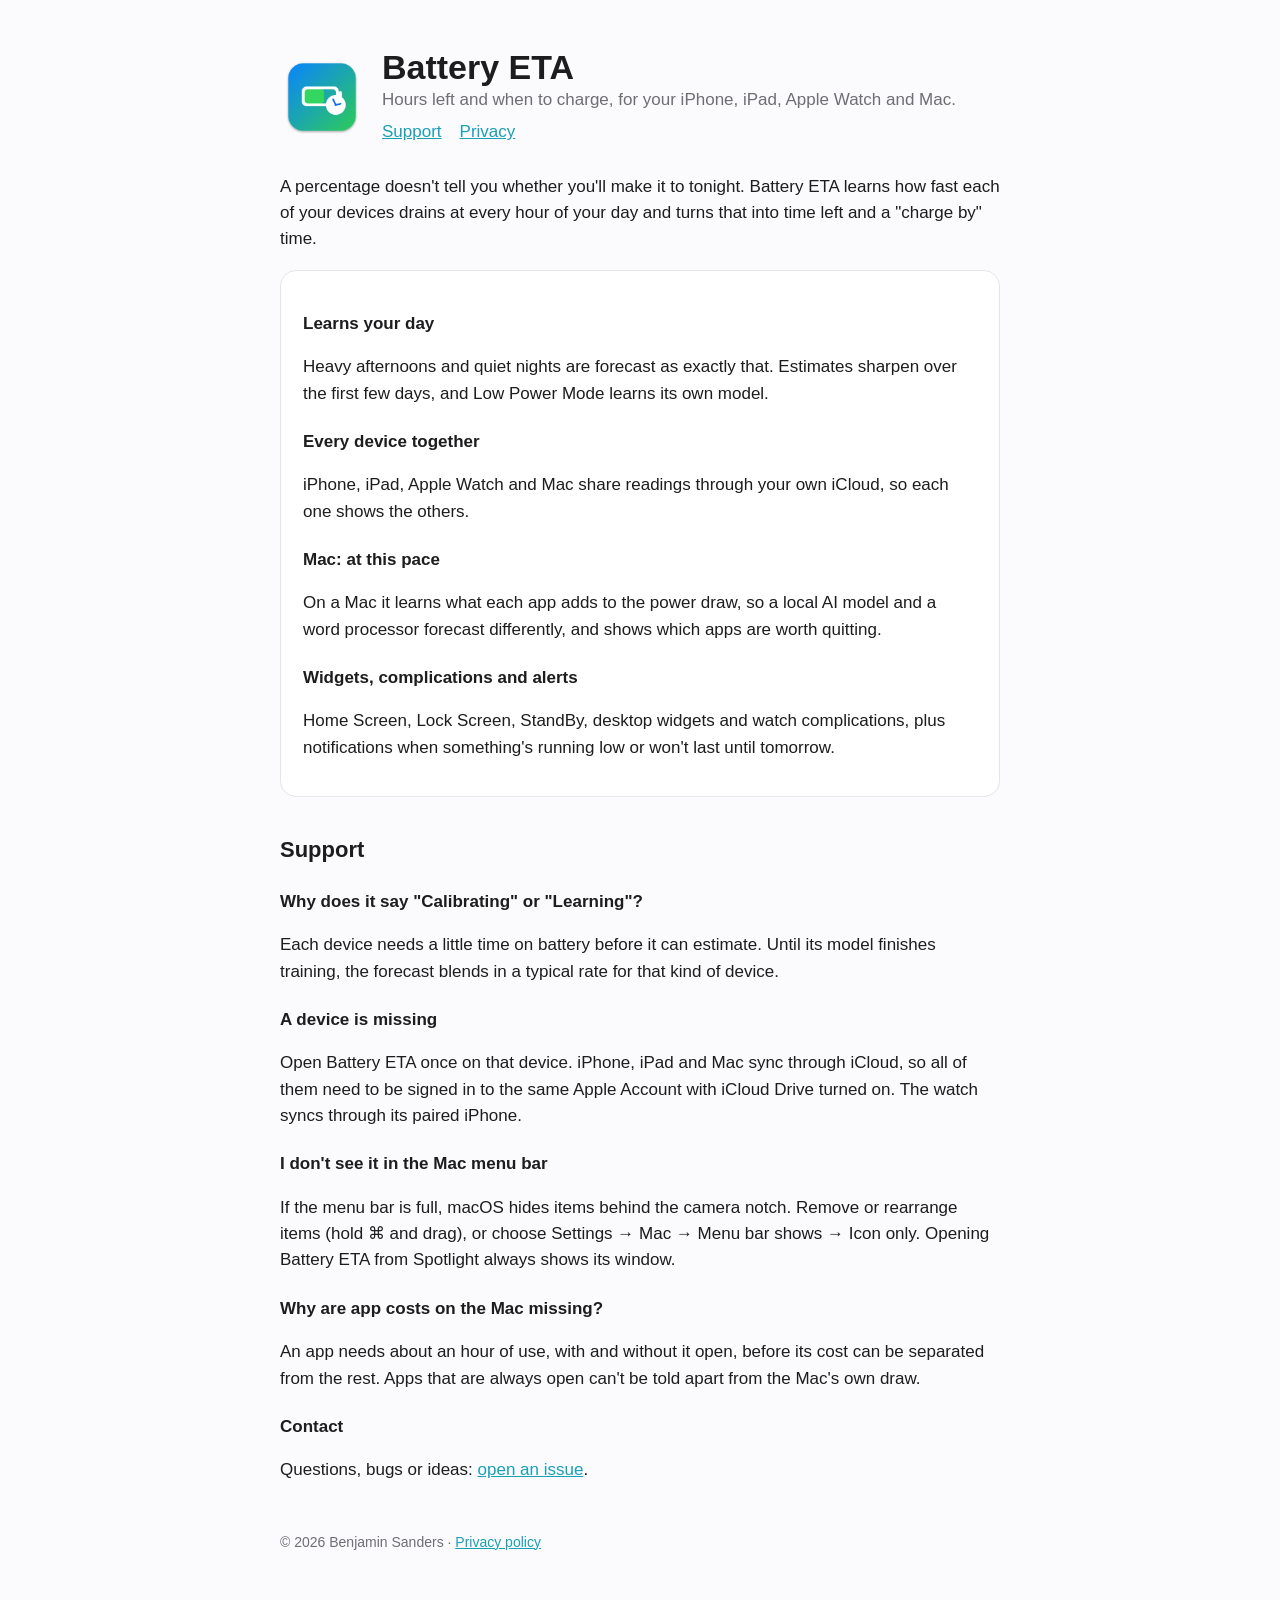
<file: index.html>
<!doctype html>
<html lang="en"><head><meta charset="utf-8"><meta name="viewport" content="width=device-width,initial-scale=1">
<title>Battery ETA</title><meta name="description" content="Hours left and when to charge, for your iPhone, iPad, Apple Watch and Mac.">
<link rel="stylesheet" href="style.css"><link rel="icon" href="icon.png"></head>
<body><main>
<header><img src="icon.png" alt=""><div><h1>Battery ETA</h1>
<div class="muted">Hours left and when to charge, for your iPhone, iPad, Apple Watch and Mac.</div>
<nav><a href="#support">Support</a><a href="privacy.html">Privacy</a></nav></div></header>

<p>A percentage doesn't tell you whether you'll make it to tonight. Battery ETA learns how fast each of your devices drains at every hour of your day and turns that into time left and a "charge by" time.</p>
<div class="card">
<h3>Learns your day</h3><p>Heavy afternoons and quiet nights are forecast as exactly that. Estimates sharpen over the first few days, and Low Power Mode learns its own model.</p>
<h3>Every device together</h3><p>iPhone, iPad, Apple Watch and Mac share readings through your own iCloud, so each one shows the others.</p>
<h3>Mac: at this pace</h3><p>On a Mac it learns what each app adds to the power draw, so a local AI model and a word processor forecast differently, and shows which apps are worth quitting.</p>
<h3>Widgets, complications and alerts</h3><p>Home Screen, Lock Screen, StandBy, desktop widgets and watch complications, plus notifications when something's running low or won't last until tomorrow.</p>
</div>

<h2 id="support">Support</h2>
<h3>Why does it say "Calibrating" or "Learning"?</h3>
<p>Each device needs a little time on battery before it can estimate. Until its model finishes training, the forecast blends in a typical rate for that kind of device.</p>
<h3>A device is missing</h3>
<p>Open Battery ETA once on that device. iPhone, iPad and Mac sync through iCloud, so all of them need to be signed in to the same Apple Account with iCloud Drive turned on. The watch syncs through its paired iPhone.</p>
<h3>I don't see it in the Mac menu bar</h3>
<p>If the menu bar is full, macOS hides items behind the camera notch. Remove or rearrange items (hold ⌘ and drag), or choose Settings → Mac → Menu bar shows → Icon only. Opening Battery ETA from Spotlight always shows its window.</p>
<h3>Why are app costs on the Mac missing?</h3>
<p>An app needs about an hour of use, with and without it open, before its cost can be separated from the rest. Apps that are always open can't be told apart from the Mac's own draw.</p>
<h3>Contact</h3>
<p>Questions, bugs or ideas: <a href="https://github.com/techyogi/batteryeta-site/issues/new">open an issue</a>.</p>

<footer>© 2026 Benjamin Sanders · <a href="privacy.html">Privacy policy</a></footer>
</main></body></html>
</file>
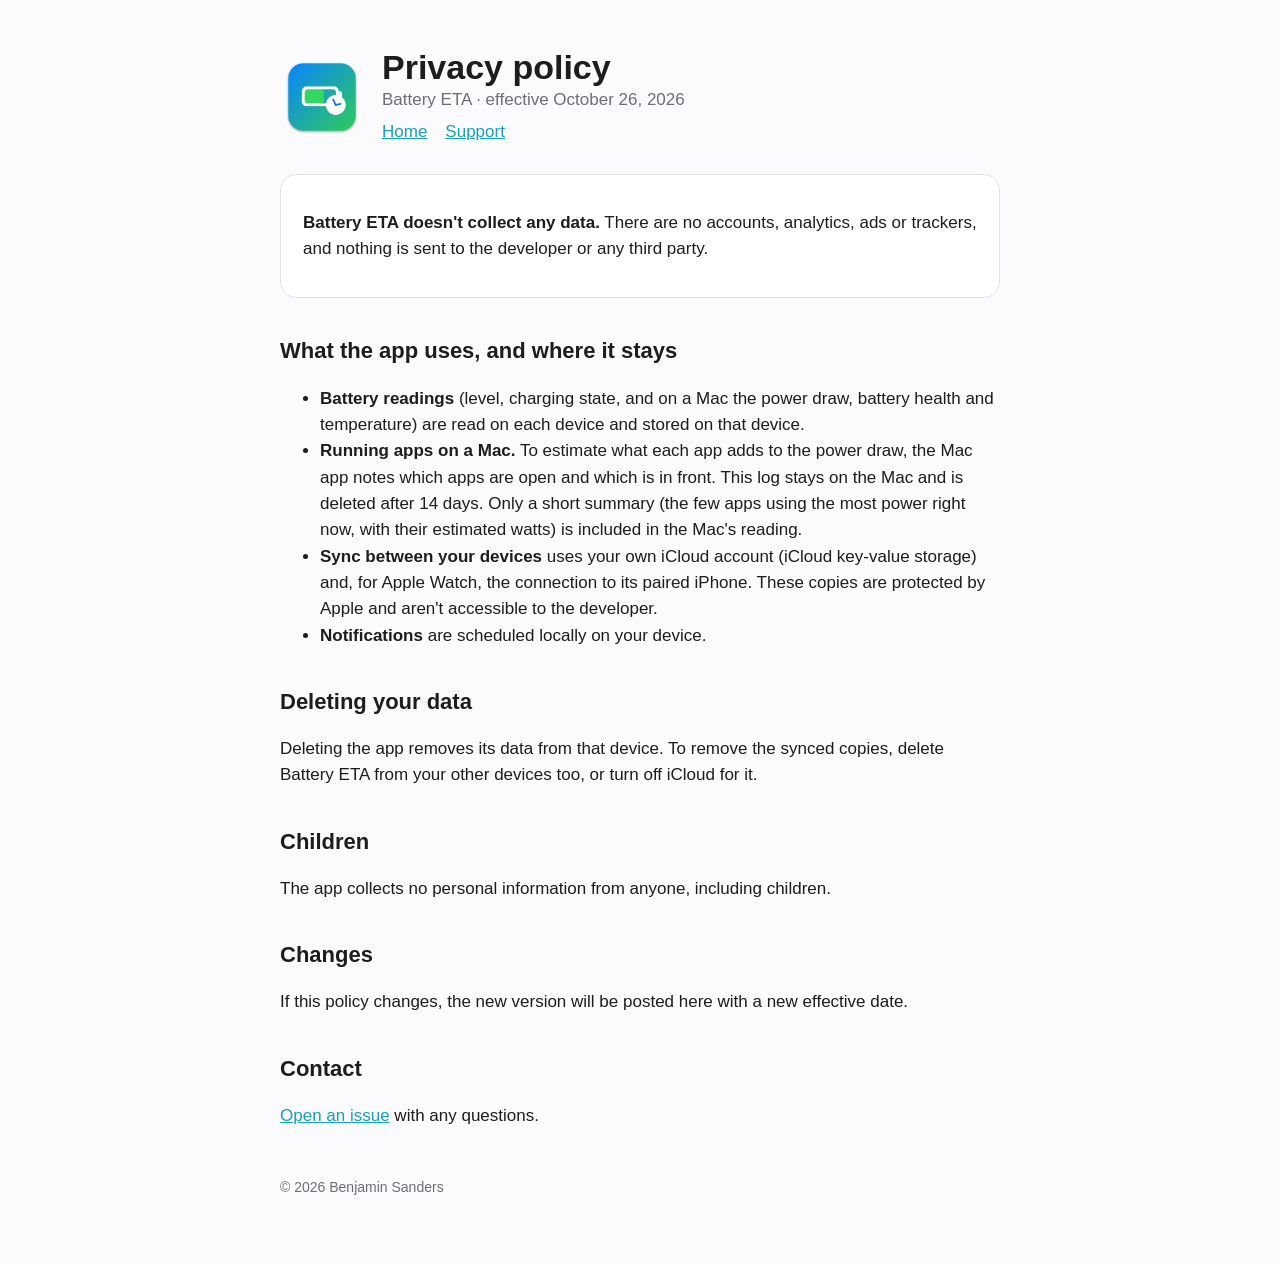
<file: privacy.html>
<!doctype html>
<html lang="en"><head><meta charset="utf-8"><meta name="viewport" content="width=device-width,initial-scale=1">
<title>Battery ETA Privacy</title><link rel="stylesheet" href="style.css"><link rel="icon" href="icon.png"></head>
<body><main>
<header><img src="icon.png" alt=""><div><h1>Privacy policy</h1><div class="muted">Battery ETA · effective October 26, 2026</div>
<nav><a href="index.html">Home</a><a href="index.html#support">Support</a></nav></div></header>

<div class="card"><p><strong>Battery ETA doesn't collect any data.</strong> There are no accounts, analytics, ads or trackers, and nothing is sent to the developer or any third party.</p></div>

<h2>What the app uses, and where it stays</h2>
<ul>
<li><strong>Battery readings</strong> (level, charging state, and on a Mac the power draw, battery health and temperature) are read on each device and stored on that device.</li>
<li><strong>Running apps on a Mac.</strong> To estimate what each app adds to the power draw, the Mac app notes which apps are open and which is in front. This log stays on the Mac and is deleted after 14 days. Only a short summary (the few apps using the most power right now, with their estimated watts) is included in the Mac's reading.</li>
<li><strong>Sync between your devices</strong> uses your own iCloud account (iCloud key-value storage) and, for Apple Watch, the connection to its paired iPhone. These copies are protected by Apple and aren't accessible to the developer.</li>
<li><strong>Notifications</strong> are scheduled locally on your device.</li>
</ul>

<h2>Deleting your data</h2>
<p>Deleting the app removes its data from that device. To remove the synced copies, delete Battery ETA from your other devices too, or turn off iCloud for it.</p>

<h2>Children</h2>
<p>The app collects no personal information from anyone, including children.</p>

<h2>Changes</h2>
<p>If this policy changes, the new version will be posted here with a new effective date.</p>

<h2>Contact</h2>
<p><a href="https://github.com/techyogi/batteryeta-site/issues/new">Open an issue</a> with any questions.</p>
<footer>© 2026 Benjamin Sanders</footer>
</main></body></html>
</file>
<file: style.css>
:root{--bg:#fbfbfd;--fg:#1d1d1f;--muted:#6e6e73;--card:#fff;--line:#e5e5ea;--accent:#1a9fb5}
@media (prefers-color-scheme:dark){:root{--bg:#000;--fg:#f5f5f7;--muted:#a1a1a6;--card:#1c1c1e;--line:#2c2c2e;--accent:#4cc9d9}}
*{box-sizing:border-box}body{margin:0;background:var(--bg);color:var(--fg);font:17px/1.55 -apple-system,BlinkMacSystemFont,"SF Pro Text","Helvetica Neue",Arial,sans-serif}
main{max-width:760px;margin:0 auto;padding:48px 20px 64px}
header{display:flex;align-items:center;gap:18px;margin-bottom:28px}header img{width:84px;height:84px}
h1{font-size:34px;line-height:1.15;margin:0}h2{font-size:22px;margin:36px 0 8px}h3{font-size:17px;margin:22px 0 4px}
p,li{color:var(--fg)}.muted{color:var(--muted)}a{color:var(--accent)}
.card{background:var(--card);border:1px solid var(--line);border-radius:16px;padding:18px 22px;margin:14px 0}
nav{display:flex;gap:18px;margin:6px 0 0}footer{margin-top:48px;color:var(--muted);font-size:14px}
</file>
